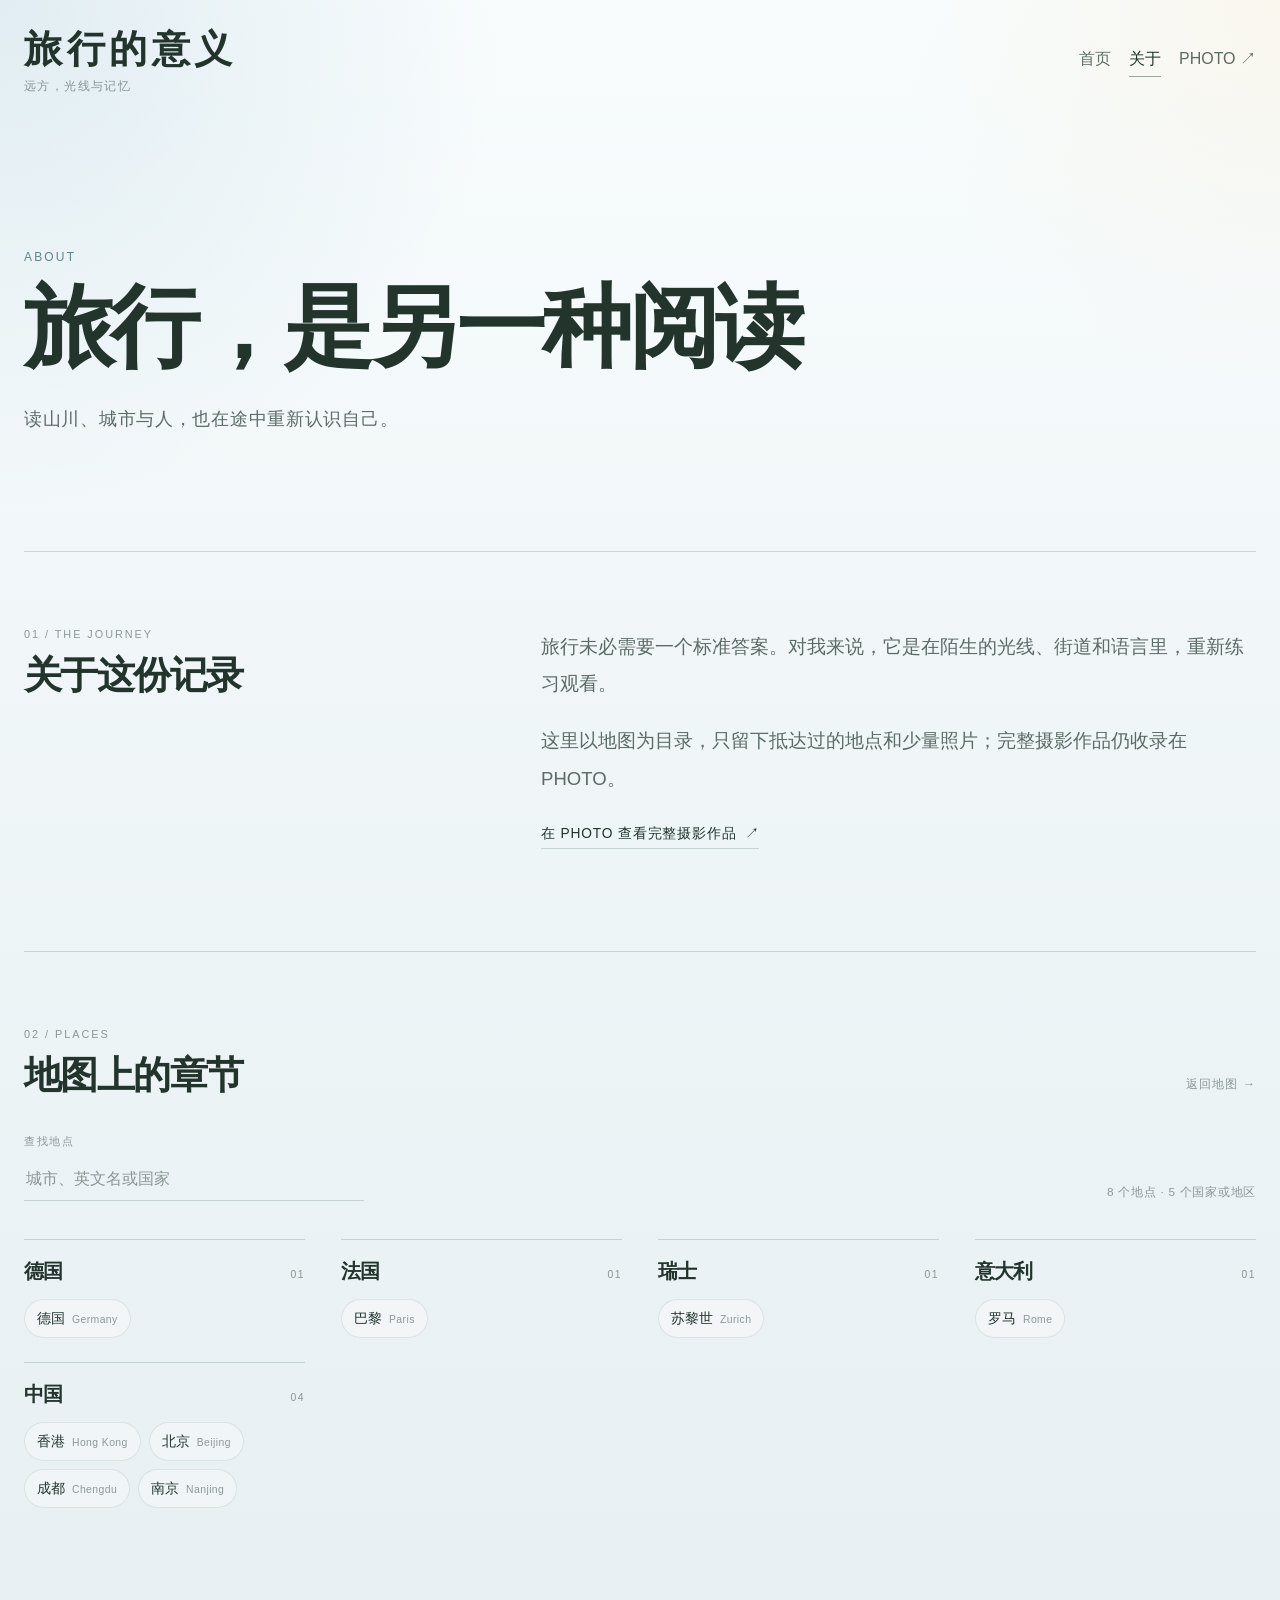
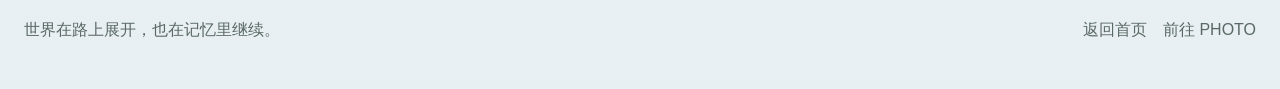
<file: about.html>
<!DOCTYPE html>
<html lang="zh-CN">
  <head>
    <meta charset="UTF-8" />
    <meta name="viewport" content="width=device-width, initial-scale=1.0" />
    <title>关于 | 旅行的意义</title>
    <meta
      name="description"
      content="关于旅行的意义：一份关于远方、光线与记忆的旅行档案。"
    />
    <link rel="stylesheet" href="./assets/css/styles.css?v=20260929l" />
  </head>
  <body data-page="about">
    <div class="site-shell">
      <header class="site-header">
        <a class="brand" href="./index.html" aria-label="旅行的意义首页">
          <span class="brand-mark">旅行的意义</span>
          <span class="brand-note">远方，光线与记忆</span>
        </a>
        <nav class="site-nav" aria-label="主导航">
          <a href="./index.html">首页</a>
          <a href="./about.html" aria-current="page">关于</a>
          <a href="https://photo.leoneo.top/">PHOTO ↗</a>
        </nav>
      </header>

      <main class="about-main">
        <section class="about-hero container">
          <p class="eyebrow">About</p>
          <h1 class="about-title">旅行，是另一种阅读</h1>
          <p class="about-tagline">读山川、城市与人，也在途中重新认识自己。</p>
        </section>

        <section class="about-editorial container">
          <header class="about-section-heading">
            <p class="about-section-index">01 / The Journey</p>
            <h2>关于这份记录</h2>
          </header>
          <div class="about-editorial-copy">
            <div id="about-text" class="about-text"></div>
            <a class="about-photo-link" href="https://photo.leoneo.top/">
              在 PHOTO 查看完整摄影作品 <span aria-hidden="true">↗</span>
            </a>
          </div>
        </section>

        <section class="about-places container">
          <header class="about-places-header">
            <div>
              <p class="about-section-index">02 / Places</p>
              <h2>地图上的章节</h2>
            </div>
            <a href="./index.html">返回地图 <span aria-hidden="true">→</span></a>
          </header>

          <div class="about-place-tools">
            <label class="about-place-search">
              <span>查找地点</span>
              <input
                id="about-place-search"
                type="search"
                placeholder="城市、英文名或国家"
                autocomplete="off"
              />
            </label>
            <p id="about-place-count" class="about-place-count" aria-live="polite"></p>
          </div>
          <div id="about-locations" class="about-location-list"></div>
          <p id="about-place-empty" class="about-place-empty" hidden>没有找到对应的地点。</p>
        </section>
      </main>

      <footer class="site-footer">
        <p class="footer-copy">世界在路上展开，也在记忆里继续。</p>
        <div class="footer-links">
          <a href="./index.html">返回首页</a>
          <a href="https://photo.leoneo.top/">前往 PHOTO</a>
        </div>
      </footer>
    </div>

    <script type="module" src="./assets/js/app.js?v=20260929l"></script>
  </body>
</html>
</file>
<file: assets/css/styles.css>
:root {
  color-scheme: light;
  --bg: #edf4f6;
  --surface: rgba(255, 255, 255, 0.58);
  --surface-strong: rgba(250, 253, 251, 0.8);
  --surface-solid: rgba(248, 252, 249, 0.94);
  --line: rgba(63, 98, 84, 0.12);
  --line-strong: rgba(63, 98, 84, 0.22);
  --text: #22342c;
  --muted: rgba(34, 52, 44, 0.72);
  --soft: rgba(34, 52, 44, 0.48);
  --accent: #8fb7c7;
  --accent-dark: #446979;
  --glow: rgba(255, 220, 154, 0.34);
  --hero-text: #f8fbf7;
  --hero-muted: rgba(248, 251, 247, 0.78);
  --hero-soft: rgba(248, 251, 247, 0.56);
  --modal-body-opacity: 0.84;
  --modal-control-size: 52px;
  --modal-control-inset: 20px;
  --shadow: 0 30px 90px rgba(59, 88, 79, 0.16);
  --radius-xl: 34px;
  --radius-lg: 26px;
  --radius-md: 18px;
  --container: min(1380px, calc(100vw - 48px));
  --stage-shell-offset: clamp(16px, 2vw, 32px);
  --stage-shell-edge: clamp(16px, 2vw, 32px);
  --stage-shell-width: min(1820px, calc(100vw - var(--stage-shell-offset) - var(--stage-shell-edge)));
  --stage-layer-bleed: clamp(12px, 1.4vw, 24px);
  --hero-crumb-width: 144px;
  --hero-crumb-height: 52px;
  --city-pill-width: 126px;
  --city-pill-height: 52px;
  --city-pill-gap: 6px;
  --city-pill-shell-padding: 4px;
  --city-tab-count: 5;
  --city-tab-shell-width: calc(
    (var(--city-tab-count) * var(--city-pill-width)) +
    ((var(--city-tab-count) - 1) * var(--city-pill-gap)) +
    (2 * var(--city-pill-shell-padding))
  );
  --rail-shell-inset: clamp(10px, 1vw, 16px);
  --ease-out: cubic-bezier(0.2, 0.8, 0.2, 1);
}

*,
*::before,
*::after {
  box-sizing: border-box;
}

html {
  scroll-behavior: smooth;
}

body {
  margin: 0;
  min-height: 100vh;
  background:
    radial-gradient(circle at top left, rgba(143, 183, 205, 0.22), transparent 24%),
    radial-gradient(circle at top right, rgba(255, 224, 170, 0.18), transparent 18%),
    linear-gradient(180deg, #f8fcfd 0%, var(--bg) 58%, #e7eff3 100%);
  color: var(--text);
  font-family: "PingFang SC", "Avenir Next", "Helvetica Neue", sans-serif;
}

img {
  display: block;
  max-width: 100%;
}

a {
  color: inherit;
  text-decoration: none;
}

button {
  font: inherit;
  color: inherit;
}

.site-shell {
  position: relative;
}

.container {
  width: var(--container);
  margin: 0 auto;
}

.brand-mark,
.hero-title,
.hero-count,
.overview-card h2,
.rail-bar h2,
.modal-title,
.section-kicker + h2,
.map-preview h3,
.about-title,
.error-main h1,
.about-section-heading h2,
.about-places-header h2,
.about-country-group h3 {
  font-family: "Songti SC", "STSong", "Iowan Old Style", serif;
  letter-spacing: -0.04em;
  font-weight: 600;
}

.brand {
  display: inline-flex;
  flex-direction: column;
  gap: 4px;
}

.brand-mark {
  font-size: clamp(1.7rem, 3vw, 2.4rem);
  letter-spacing: 0.12em;
  text-transform: uppercase;
}

.brand-note {
  color: var(--soft);
  font-size: 0.72rem;
  letter-spacing: 0.12em;
  text-transform: uppercase;
}

.site-header,
.stage-header {
  z-index: 3;
  display: flex;
  align-items: center;
  justify-content: space-between;
  gap: 20px;
  width: var(--container);
  margin: 0 auto;
  padding-top: 24px;
}

.site-header {
  position: relative;
}

.stage-header {
  position: absolute;
  top: 0;
  left: 50%;
  transform: translateX(-50%);
}

.site-nav {
  display: flex;
  align-items: center;
  gap: 18px;
}

.site-nav a {
  color: var(--muted);
  position: relative;
}

.site-nav a[aria-current="page"],
.site-nav a:hover,
.site-nav a:focus-visible {
  color: var(--text);
}

.site-nav a[aria-current="page"]::after,
.site-nav a:hover::after,
.site-nav a:focus-visible::after {
  content: "";
  position: absolute;
  left: 0;
  right: 0;
  bottom: -7px;
  height: 1px;
  background: currentColor;
  opacity: 0.42;
}

.stage-header .brand-mark,
.stage-header .site-nav a[aria-current="page"],
.stage-header .site-nav a:hover,
.stage-header .site-nav a:focus-visible {
  color: var(--hero-text);
}

.stage-header .brand-note,
.stage-header .site-nav a {
  color: var(--hero-muted);
}

.stage {
  position: relative;
  min-height: 100vh;
  overflow: clip;
}

.stage-backdrop {
  position: absolute;
  inset: 0;
}

.stage-image {
  width: 100%;
  height: 100%;
  object-fit: cover;
  transition: opacity 460ms var(--ease-out), transform 760ms var(--ease-out);
  transform: scale(1.04);
  filter: saturate(1.06) contrast(1.01) brightness(1.08);
}

.stage-image.is-swapping {
  opacity: 0.72;
}

.stage-overlay,
.stage-vignette,
.stage-grid {
  position: absolute;
  inset: 0;
}

.stage-overlay {
  background:
    linear-gradient(90deg, rgba(29, 67, 82, 0.64) 0%, rgba(61, 112, 125, 0.42) 28%, rgba(144, 191, 200, 0.12) 62%, rgba(246, 251, 249, 0.04) 100%),
    linear-gradient(180deg, rgba(255, 255, 255, 0.14) 0%, rgba(255, 255, 255, 0.06) 36%, rgba(18, 40, 51, 0.34) 100%);
}

.stage-vignette {
  background: radial-gradient(circle at center, transparent 36%, rgba(12, 30, 40, 0.1) 74%, rgba(12, 30, 40, 0.3) 100%);
}

.stage-grid {
  background-image:
    linear-gradient(rgba(255, 255, 255, 0.03) 1px, transparent 1px),
    linear-gradient(90deg, rgba(255, 255, 255, 0.02) 1px, transparent 1px);
  background-size: 120px 120px;
  mask-image: linear-gradient(180deg, rgba(0, 0, 0, 0.38), transparent 85%);
  opacity: 0.24;
}

.stage-lights span {
  position: absolute;
  left: var(--x);
  top: var(--y);
  width: var(--size);
  height: var(--size);
  border-radius: 50%;
  background: rgba(255, 240, 179, 0.92);
  box-shadow: 0 0 18px rgba(255, 234, 165, 0.52);
  opacity: 0.64;
  animation: drift 5.6s ease-in-out infinite;
  animation-delay: var(--delay);
}

@keyframes drift {
  0%,
  100% {
    transform: translate3d(0, 0, 0) scale(0.88);
    opacity: 0.38;
  }

  50% {
    transform: translate3d(0, -12px, 0) scale(1.05);
    opacity: 0.84;
  }
}

.stage-content {
  position: relative;
  z-index: 2;
  min-height: 100vh;
  display: grid;
  align-content: space-between;
  gap: 32px;
  padding-top: 110px;
  padding-bottom: 26px;
}

.hero-topline {
  display: grid;
  grid-template-columns: max-content max-content;
  gap: 18px;
  align-items: start;
  position: relative;
  justify-content: start;
}

.hero-crumb,
.location-pills {
  border: 1px solid rgba(232, 244, 249, 0.22);
  background:
    linear-gradient(180deg, rgba(226, 241, 247, 0.2), rgba(36, 78, 96, 0.16)),
    rgba(15, 39, 49, 0.08);
  backdrop-filter: blur(22px) saturate(155%);
  box-shadow: 0 24px 52px rgba(16, 39, 49, 0.18);
}

.overview-card,
.activity-rail,
.footprint-frame {
  border: 1px solid var(--line);
  background: linear-gradient(180deg, rgba(255, 255, 255, 0.78), rgba(255, 255, 255, 0.4));
  backdrop-filter: blur(20px);
  box-shadow: var(--shadow);
}

.hero-crumb {
  display: inline-flex;
  align-items: center;
  justify-content: center;
  gap: 8px;
  width: var(--hero-crumb-width);
  min-height: var(--hero-crumb-height);
  padding: 0 14px;
  border-radius: 999px;
  color: rgba(244, 249, 247, 0.92);
  text-shadow: 0 8px 22px rgba(8, 20, 29, 0.2);
  white-space: nowrap;
}

.hero-crumb-icon {
  color: rgba(255, 228, 190, 0.84);
  opacity: 0.82;
}

.location-switcher {
  position: relative;
  min-width: 0;
  width: min(100%, var(--city-tab-shell-width));
  justify-self: start;
}

.mobile-tab-toggle {
  display: none;
  width: 100%;
  padding: 0;
  border: 0;
  background: transparent;
}

.mobile-tab-toggle-eyebrow,
.mobile-tab-current {
  display: block;
}

.mobile-tab-toggle-icon {
  transition: transform 220ms var(--ease-out);
}

.location-switcher.is-open .mobile-tab-toggle-icon {
  transform: rotate(180deg);
}

.location-pills {
  display: inline-flex;
  flex-wrap: nowrap;
  gap: var(--city-pill-gap);
  width: min(100%, var(--city-tab-shell-width));
  max-width: min(100%, var(--city-tab-shell-width));
  min-width: 0;
  padding: var(--city-pill-shell-padding);
  border-radius: 24px;
  justify-self: start;
  justify-content: flex-start;
  overflow-x: auto;
  overflow-y: hidden;
  scrollbar-width: none;
  scroll-snap-type: x proximity;
}

.location-pills::-webkit-scrollbar {
  display: none;
}

.location-pill {
  flex: 0 0 auto;
  width: var(--city-pill-width);
  min-width: var(--city-pill-width);
  max-width: var(--city-pill-width);
  min-height: var(--city-pill-height);
  padding: 7px 10px;
  border: 0;
  border-radius: 20px;
  background: linear-gradient(180deg, rgba(255, 255, 255, 0.04), rgba(255, 255, 255, 0));
  color: rgba(242, 248, 246, 0.74);
  cursor: pointer;
  scroll-snap-align: start;
  transition: background 260ms var(--ease-out), color 260ms var(--ease-out), transform 260ms var(--ease-out), box-shadow 260ms var(--ease-out);
}

.location-pill:hover,
.location-pill:focus-visible {
  color: rgba(255, 255, 255, 0.96);
  background: rgba(255, 255, 255, 0.08);
  transform: translateY(-1px);
}

.location-pill.is-active {
  background: linear-gradient(180deg, rgba(251, 254, 255, 0.82), rgba(220, 235, 240, 0.56));
  color: #17353d;
  box-shadow: 0 14px 28px rgba(17, 42, 52, 0.18);
}

.location-pill-cn,
.location-pill-en {
  display: block;
  text-align: center;
}

.location-pill-cn {
  font-size: 0.9rem;
  font-weight: 700;
  line-height: 1.1;
}

.location-pill-en {
  margin-top: 3px;
  font-size: 0.62rem;
  letter-spacing: 0.1em;
  text-transform: uppercase;
}

.overview-card {
  display: none;
  justify-self: end;
  width: 100%;
  max-width: 208px;
  padding: 18px 16px 20px;
  border-radius: 20px;
  text-align: center;
  background: linear-gradient(180deg, rgba(249, 253, 253, 0.64), rgba(226, 238, 242, 0.34));
  backdrop-filter: blur(20px) saturate(180%);
}

.eyebrow,
.overview-label,
.rail-kicker,
.section-kicker {
  margin: 0;
  color: rgba(63, 108, 113, 0.82);
  font-size: 0.75rem;
  letter-spacing: 0.18em;
  text-transform: uppercase;
}

.hero-deck,
.hero-count-label {
  margin: 0;
  color: var(--hero-muted);
  font-size: 0.75rem;
  letter-spacing: 0.18em;
  text-transform: uppercase;
}

.overview-card h2 {
  margin: 10px 0 4px;
  font-size: clamp(2rem, 4vw, 3rem);
}

.overview-en {
  margin: 0;
  color: var(--muted);
  letter-spacing: 0.16em;
  text-transform: uppercase;
  font-size: 0.8rem;
}

.overview-meta {
  display: grid;
  gap: 8px;
  margin-top: 24px;
  color: rgba(255, 255, 255, 0.88);
  font-size: 0.96rem;
}

.hero-copy {
  max-width: 660px;
  margin-top: clamp(40px, 10vh, 120px);
  color: var(--hero-text);
}

.concept-note {
  display: grid;
  gap: 5px;
  max-width: 34rem;
  margin-bottom: 22px;
  padding-left: 14px;
  border-left: 1px solid rgba(255, 255, 255, 0.5);
  color: var(--hero-muted);
}

.concept-note p {
  margin: 0;
  line-height: 1.6;
}

.concept-note-label {
  font-size: 0.68rem;
  letter-spacing: 0.18em;
  text-transform: uppercase;
}

.concept-note-dark {
  margin: 24px 0 0;
  border-left-color: var(--line-strong);
  color: var(--muted);
}

.hero-title {
  margin: 10px 0 0;
  font-size: clamp(4.2rem, 10vw, 7.8rem);
  line-height: 0.9;
  color: var(--hero-text);
}

.hero-metric {
  display: flex;
  align-items: flex-end;
  gap: 20px;
  margin-top: 12px;
}

.hero-count {
  margin: 0;
  font-size: clamp(7rem, 16vw, 11rem);
  line-height: 0.84;
  color: var(--hero-text);
}

.hero-metric-copy {
  padding-bottom: 16px;
}

.hero-count-label {
  color: var(--hero-muted);
}

.hero-cn-name {
  margin: 10px 0 0;
  font-size: 1.6rem;
  color: var(--hero-text);
}

.hero-summary,
.section-copy,
.about-tagline,
.footer-copy,
.modal-description,
.error-copy {
  color: var(--muted);
  line-height: 1.8;
}

.hero-summary {
  margin: 18px 0 0;
  max-width: 36rem;
  font-size: 1rem;
  color: var(--hero-muted);
}

.chip-row {
  display: flex;
  flex-wrap: wrap;
  gap: 10px;
  margin-top: 22px;
}

.chip {
  display: inline-flex;
  align-items: center;
  min-height: 34px;
  padding: 0 14px;
  border-radius: 999px;
  border: 1px solid rgba(255, 255, 255, 0.18);
  background: rgba(255, 255, 255, 0.08);
  color: rgba(255, 255, 255, 0.9);
  font-size: 0.9rem;
}

.hero-actions {
  display: flex;
  flex-wrap: wrap;
  gap: 10px;
  margin-top: 24px;
}

.hero-link {
  display: inline-flex;
  align-items: center;
  min-height: 42px;
  padding: 0 16px;
  border: 1px solid rgba(255, 255, 255, 0.22);
  border-radius: 999px;
  background: rgba(255, 255, 255, 0.12);
  color: var(--hero-text);
  backdrop-filter: blur(12px);
  transition: background 220ms var(--ease-out), border-color 220ms var(--ease-out);
}

.hero-link:hover,
.hero-link:focus-visible {
  border-color: rgba(255, 255, 255, 0.5);
  background: rgba(255, 255, 255, 0.2);
}

.activity-rail {
  width: calc(100% - (2 * var(--rail-shell-inset)));
  margin-inline: var(--rail-shell-inset);
  padding: 18px 18px 14px;
  border-radius: 22px;
  background: rgba(255, 255, 255, 0.48);
  backdrop-filter: blur(12px);
  overflow: hidden;
}

.rail-bar {
  display: flex;
  align-items: center;
  justify-content: space-between;
  gap: 22px;
  margin-bottom: 18px;
}

.rail-bar h2 {
  margin: 8px 0 0;
  font-size: clamp(1.8rem, 3vw, 2.8rem);
}

.rail-tools {
  display: flex;
  gap: 10px;
  align-items: center;
}

.rail-hint {
  color: var(--muted);
  font-size: 0.84rem;
}

.gallery-viewport {
  overflow: hidden;
  cursor: grab;
  scrollbar-width: none;
  user-select: none;
}

.gallery-viewport.is-static {
  overflow-x: auto;
  overflow-y: hidden;
  scroll-snap-type: x mandatory;
  scroll-padding-inline: 2px;
  -webkit-overflow-scrolling: touch;
}

.gallery-viewport.is-dragging {
  cursor: grabbing;
}

.gallery-viewport.is-dragging .photo-card {
  pointer-events: none;
}

.gallery-viewport::-webkit-scrollbar {
  display: none;
}

.gallery-track {
  display: flex;
  width: max-content;
  align-items: stretch;
  will-change: transform;
}

.gallery-track.is-static {
  width: auto;
  min-width: max-content;
}

.rail-set {
  display: flex;
  flex: 0 0 auto;
  gap: 16px;
  padding-inline-end: 10px;
}

.photo-card {
  position: relative;
  flex: 0 0 clamp(260px, 25vw, 360px);
  width: clamp(260px, 25vw, 360px);
  height: 220px;
  padding: 0;
  border: 0;
  border-radius: 12px;
  overflow: hidden;
  background: rgba(255, 255, 255, 0.22);
  box-shadow: 0 18px 44px rgba(46, 74, 66, 0.16);
  cursor: pointer;
  transition: transform 320ms var(--ease-out), box-shadow 320ms var(--ease-out);
}

.photo-card::after {
  content: "";
  position: absolute;
  inset: 38% 0 0;
  background: linear-gradient(180deg, transparent, rgba(8, 18, 22, 0.78));
  pointer-events: none;
}

.gallery-viewport.is-static .photo-card {
  scroll-snap-align: start;
  scroll-snap-stop: always;
  border-radius: 18px;
}

.photo-card:hover,
.photo-card:focus-visible {
  transform: scale(1.03);
  box-shadow: 0 24px 54px rgba(46, 74, 66, 0.22);
}

.photo-card-image {
  width: 100%;
  height: 100%;
  object-fit: cover;
  transition: transform 680ms var(--ease-out), filter 280ms var(--ease-out);
}

.photo-card:hover .photo-card-image,
.photo-card:focus-visible .photo-card-image {
  transform: scale(1.04);
  filter: saturate(1.06);
}

.photo-card-copy {
  position: absolute;
  z-index: 1;
  right: 16px;
  bottom: 14px;
  left: 16px;
  display: grid;
  gap: 3px;
  color: #fff;
  text-align: left;
  text-shadow: 0 4px 14px rgba(0, 0, 0, 0.32);
}

.photo-card-copy strong {
  font-size: 1rem;
  font-weight: 600;
}

.photo-card-subtitle,
.photo-card-meta {
  color: rgba(255, 255, 255, 0.76);
}

.photo-card-subtitle {
  letter-spacing: 0.08em;
  text-transform: uppercase;
  font-size: 0.76rem;
}

.photo-card-meta {
  margin-top: 2px;
  font-size: 0.76rem;
}

.footprint {
  display: grid;
  grid-template-columns: minmax(0, 0.8fr) minmax(0, 1.2fr);
  gap: 26px;
  align-items: stretch;
  padding-top: 54px;
}

.footprint-copy {
  display: flex;
  flex-direction: column;
}

.section-kicker + h2 {
  margin: 12px 0 18px;
  font-size: clamp(2.2rem, 4vw, 3.6rem);
  line-height: 1;
}

.map-preview {
  margin-top: 26px;
  overflow: hidden;
  border: 1px solid var(--line);
  border-radius: var(--radius-lg);
  background: rgba(255, 255, 255, 0.68);
  box-shadow: var(--shadow);
}

.map-preview-media {
  aspect-ratio: 16 / 9;
  overflow: hidden;
  background: rgba(143, 183, 199, 0.12);
}

.map-preview-media img {
  width: 100%;
  height: 100%;
  object-fit: cover;
  transition: opacity 240ms var(--ease-out);
}

.map-preview-content {
  padding: 22px 24px 24px;
}

.map-preview-kicker,
.map-preview-meta {
  margin: 0;
  color: var(--soft);
  font-size: 0.72rem;
  letter-spacing: 0.12em;
  text-transform: uppercase;
}

.map-preview h3 {
  margin: 8px 0 10px;
  font-size: clamp(1.8rem, 3vw, 2.6rem);
  line-height: 1;
}

.map-preview-summary {
  margin: 16px 0 0;
  color: var(--muted);
  line-height: 1.75;
}

.map-preview-link {
  min-height: 42px;
  margin-top: 20px;
  padding: 0 16px;
  border: 1px solid var(--line-strong);
  border-radius: 999px;
  background: rgba(255, 255, 255, 0.72);
  color: var(--text);
  cursor: pointer;
  transition: background 220ms var(--ease-out), border-color 220ms var(--ease-out);
}

.map-preview-link:hover,
.map-preview-link:focus-visible {
  border-color: rgba(68, 105, 121, 0.46);
  background: #fff;
}

.footprint-frame {
  position: relative;
  min-height: 520px;
  padding: 24px;
  border-radius: var(--radius-xl);
  overflow: hidden;
  background: linear-gradient(180deg, rgba(246, 250, 252, 0.88), rgba(226, 235, 239, 0.72));
}

.map-backdrop {
  position: absolute;
  inset: 0;
  background:
    radial-gradient(circle at 20% 18%, rgba(145, 184, 206, 0.2), transparent 34%),
    radial-gradient(circle at 78% 72%, rgba(255, 221, 188, 0.18), transparent 40%),
    linear-gradient(180deg, rgba(242, 248, 251, 0.76), rgba(223, 232, 237, 0.56));
}

.map-contours {
  width: 100%;
  height: 100%;
  fill: none;
  stroke: rgba(68, 96, 110, 0.16);
  stroke-width: 2.8;
}

.map-points {
  position: relative;
  width: 100%;
  height: 472px;
}

.map-point {
  position: absolute;
  display: inline-flex;
  align-items: center;
  gap: 10px;
  padding: 10px 14px 10px 10px;
  border-radius: 999px;
  border: 1px solid rgba(114, 147, 166, 0.16);
  background: rgba(249, 252, 253, 0.74);
  color: rgba(34, 52, 44, 0.72);
  transform: translate(-50%, -50%);
  backdrop-filter: blur(16px);
  cursor: pointer;
  transition: transform 240ms var(--ease-out), background 240ms var(--ease-out), color 240ms var(--ease-out), border-color 240ms var(--ease-out);
}

.map-point:hover,
.map-point:focus-visible,
.map-point.is-active {
  background: rgba(255, 255, 255, 0.9);
  color: rgba(34, 52, 44, 0.96);
  border-color: rgba(145, 184, 206, 0.46);
  transform: translate(-50%, -55%);
}

.map-dot {
  width: 10px;
  height: 10px;
  border-radius: 50%;
  background: var(--accent);
  box-shadow: 0 0 0 6px rgba(143, 183, 205, 0.18);
}

.map-text {
  display: grid;
  gap: 1px;
  text-align: left;
}

.map-text strong {
  font-size: 0.94rem;
}

.map-text small {
  color: rgba(34, 52, 44, 0.52);
  font-size: 0.72rem;
  letter-spacing: 0.08em;
  text-transform: uppercase;
}

.site-footer {
  display: flex;
  align-items: center;
  justify-content: space-between;
  gap: 20px;
  width: var(--container);
  margin: 0 auto;
  padding-top: 44px;
  padding-bottom: 28px;
}

.footer-links,
.social-links {
  display: flex;
  flex-wrap: wrap;
  gap: 16px;
}

.footer-links a,
.social-links a {
  color: var(--muted);
}

.footer-links a:hover,
.footer-links a:focus-visible,
.social-links a:hover,
.social-links a:focus-visible {
  color: var(--text);
}

.photo-modal {
  position: fixed;
  inset: 0;
  z-index: 100;
  display: grid;
  place-items: center;
  padding: 28px;
}

.photo-modal[hidden] {
  display: none;
}

.modal-backdrop {
  position: absolute;
  inset: 0;
  background: rgba(10, 18, 22, 0.48);
  backdrop-filter: blur(10px) saturate(110%);
}

.modal-card {
  position: relative;
  z-index: 1;
  display: grid;
  grid-template-rows: minmax(0, 1fr) auto;
  width: min(980px, 92vw);
  max-height: 92vh;
  overflow: hidden;
  border-radius: 30px;
  border: 1px solid rgba(255, 255, 255, 0.2);
  background: rgba(9, 16, 20, 0.18);
  color: #ffffff;
  backdrop-filter: blur(16px);
  box-shadow: 0 42px 110px rgba(6, 15, 18, 0.38);
}

.modal-media-wrap {
  position: relative;
  min-height: 420px;
  height: min(62vh, 620px);
  overflow: hidden;
}

.modal-cover-copy {
  position: absolute;
  inset: auto 0 0;
  z-index: 1;
  display: grid;
  gap: 6px;
  padding: 0 28px 22px;
  background: linear-gradient(180deg, rgba(4, 8, 10, 0) 8%, rgba(4, 8, 10, 0.18) 48%, rgba(4, 8, 10, 0.72) 100%);
}

.modal-close,
.modal-nav {
  border: 1px solid rgba(255, 255, 255, 0.16);
  background: rgba(14, 22, 27, 0.42);
  color: rgba(255, 255, 255, 0.94);
  backdrop-filter: blur(10px);
  box-shadow: 0 18px 36px rgba(0, 0, 0, 0.18);
}

.modal-close {
  position: absolute;
  top: var(--modal-control-inset);
  right: var(--modal-control-inset);
  z-index: 2;
  width: var(--modal-control-size);
  height: var(--modal-control-size);
  border-radius: 999px;
  font-size: 1.6rem;
  cursor: pointer;
}

.modal-figure {
  margin: 0;
  height: 100%;
  background: rgba(255, 255, 255, 0.04);
}

.modal-image {
  width: 100%;
  height: 100%;
  object-fit: cover;
}

.modal-nav {
  position: absolute;
  top: 50%;
  width: var(--modal-control-size);
  height: var(--modal-control-size);
  border-radius: 999px;
  font-size: 1.9rem;
  cursor: pointer;
  transform: translateY(-50%);
}

.modal-nav-prev {
  left: var(--modal-control-inset);
}

.modal-nav-next {
  right: var(--modal-control-inset);
}

.modal-body {
  padding: 24px 28px 28px;
  background: rgba(8, 13, 16, var(--modal-body-opacity));
  backdrop-filter: blur(18px);
  border-top: 1px solid rgba(255, 255, 255, 0.08);
}

.modal-body-head {
  display: grid;
  gap: 10px;
  margin-bottom: 16px;
}

.modal-location {
  margin: 0;
  color: rgba(226, 235, 231, 0.68);
  font-size: 0.75rem;
  letter-spacing: 0.16em;
  text-transform: uppercase;
}

.modal-body-title {
  margin: 0;
  font-size: 1.12rem;
  font-weight: 700;
  color: rgba(248, 251, 247, 0.96);
}

.modal-title {
  margin: 0;
  max-width: calc(100% - (var(--modal-control-size) + var(--modal-control-inset) * 2));
  overflow: hidden;
  color: #ffffff;
  font-size: clamp(1.7rem, 2.8vw, 2.5rem);
  line-height: 1.04;
  white-space: nowrap;
  text-overflow: ellipsis;
  text-shadow: 0 10px 28px rgba(0, 0, 0, 0.36);
}

.modal-subtitle {
  margin: 0;
  max-width: calc(100% - (var(--modal-control-size) + var(--modal-control-inset) * 2));
  overflow: hidden;
  color: rgba(239, 246, 242, 0.78);
  letter-spacing: 0.16em;
  font-size: 0.8rem;
  text-overflow: ellipsis;
  white-space: nowrap;
}

.modal-description {
  margin: 0;
  max-width: 52rem;
  color: rgba(227, 235, 231, 0.8);
  font-size: 0.98rem;
  line-height: 1.7;
}

.modal-tags {
  margin-top: 0;
}

.modal-body-foot {
  display: grid;
  gap: 16px;
  margin-top: 16px;
}

.modal-date {
  margin: 0;
  justify-self: end;
  min-height: 34px;
  padding: 8px 14px;
  border-radius: 999px;
  border: 1px solid rgba(255, 255, 255, 0.1);
  background: rgba(255, 255, 255, 0.06);
  color: rgba(223, 231, 228, 0.72);
  font-size: 0.78rem;
  letter-spacing: 0.14em;
  text-transform: uppercase;
}

.chip-light {
  border-color: rgba(255, 255, 255, 0.12);
  background: rgba(255, 255, 255, 0.08);
  color: rgba(241, 246, 243, 0.84);
  min-height: 30px;
  font-size: 13px;
}

.modal-open {
  overflow: hidden;
}

.photo-modal:not([hidden]) .modal-backdrop {
  animation: modal-fade-in 250ms cubic-bezier(0.4, 0, 0.2, 1);
}

.photo-modal:not([hidden]) .modal-card {
  animation: modal-card-in 300ms cubic-bezier(0.4, 0, 0.2, 1);
}

@keyframes modal-fade-in {
  from {
    opacity: 0;
  }

  to {
    opacity: 1;
  }
}

@keyframes modal-card-in {
  from {
    opacity: 0;
    transform: translateY(20px);
  }

  to {
    opacity: 1;
    transform: translateY(0);
  }
}

.about-main {
  padding: 28px 0 48px;
}

.about-hero {
  padding-top: clamp(72px, 10vw, 140px);
  padding-bottom: clamp(68px, 9vw, 120px);
}

.about-title {
  max-width: 10em;
  margin: 18px 0 0;
  font-size: clamp(3.4rem, 7vw, 6.8rem);
  line-height: 1.02;
}

.about-tagline {
  max-width: 34rem;
  margin: 30px 0 0;
  font-size: clamp(1rem, 1.4vw, 1.18rem);
  letter-spacing: 0.04em;
}

.about-editorial {
  display: grid;
  grid-template-columns: minmax(220px, 0.58fr) minmax(0, 1fr);
  gap: clamp(48px, 8vw, 132px);
  padding-top: clamp(42px, 6vw, 76px);
  padding-bottom: clamp(58px, 8vw, 108px);
  border-top: 1px solid var(--line-strong);
}

.about-section-index {
  margin: 0 0 14px;
  color: var(--soft);
  font-size: 0.68rem;
  letter-spacing: 0.18em;
  text-transform: uppercase;
}

.about-section-heading h2,
.about-places-header h2 {
  margin: 0;
  font-size: clamp(1.8rem, 3vw, 2.7rem);
  line-height: 1.12;
}

.about-editorial-copy {
  max-width: 720px;
}

.about-text p {
  margin: 0;
  color: var(--muted);
  font-size: clamp(1.02rem, 1.45vw, 1.18rem);
  line-height: 2;
}

.about-text p + p {
  margin-top: 1.1em;
}

.about-photo-link {
  display: inline-flex;
  gap: 8px;
  margin-top: 28px;
  padding-bottom: 5px;
  border-bottom: 1px solid var(--line-strong);
  color: var(--text);
  font-size: 0.86rem;
  letter-spacing: 0.06em;
}

.about-photo-link:hover,
.about-photo-link:focus-visible {
  color: var(--accent-dark);
  border-color: var(--accent-dark);
}

.about-places {
  padding-top: clamp(42px, 6vw, 76px);
  border-top: 1px solid var(--line-strong);
}

.about-places-header {
  display: flex;
  align-items: flex-end;
  justify-content: space-between;
  gap: 24px;
}

.about-places-header > a {
  padding-bottom: 4px;
  color: var(--soft);
  font-size: 0.78rem;
  letter-spacing: 0.08em;
}

.about-places-header > a:hover,
.about-places-header > a:focus-visible {
  color: var(--text);
}

.about-place-tools {
  display: flex;
  align-items: flex-end;
  justify-content: space-between;
  gap: 24px;
  margin-top: 38px;
}

.about-place-search {
  display: grid;
  gap: 8px;
  width: min(100%, 340px);
}

.about-place-search > span {
  color: var(--soft);
  font-size: 0.68rem;
  letter-spacing: 0.14em;
  text-transform: uppercase;
}

.about-place-search input {
  width: 100%;
  min-height: 44px;
  padding: 0 2px;
  border: 0;
  border-bottom: 1px solid var(--line-strong);
  outline: 0;
  background: transparent;
  color: var(--text);
  font: inherit;
}

.about-place-search input::placeholder {
  color: var(--soft);
}

.about-place-search input:focus {
  border-color: var(--accent-dark);
}

.about-place-count,
.about-place-empty {
  margin: 0;
  color: var(--soft);
  font-size: 0.74rem;
  letter-spacing: 0.06em;
}

.about-location-list {
  display: grid;
  grid-template-columns: repeat(auto-fit, minmax(220px, 1fr));
  gap: 24px 36px;
  margin-top: 38px;
}

.about-country-group {
  padding-top: 18px;
  border-top: 1px solid var(--line-strong);
}

.about-country-group > header {
  display: flex;
  align-items: baseline;
  justify-content: space-between;
  gap: 16px;
}

.about-country-group h3 {
  margin: 0;
  font-size: 1.22rem;
}

.about-country-group > header span {
  color: var(--soft);
  font-size: 0.65rem;
  letter-spacing: 0.14em;
}

.about-city-links {
  display: flex;
  flex-wrap: wrap;
  gap: 8px;
  margin-top: 14px;
}

.about-city-link {
  display: inline-flex;
  align-items: baseline;
  gap: 7px;
  min-height: 38px;
  padding: 9px 12px;
  border: 1px solid var(--line);
  border-radius: 999px;
  background: rgba(255, 255, 255, 0.32);
  transition:
    border-color 180ms ease,
    background-color 180ms ease,
    transform 180ms ease;
}

.about-city-link strong {
  font-size: 0.88rem;
  font-weight: 500;
}

.about-city-link small {
  color: var(--soft);
  font-size: 0.65rem;
  letter-spacing: 0.04em;
}

.about-city-link:hover,
.about-city-link:focus-visible {
  border-color: var(--line-strong);
  background: rgba(255, 255, 255, 0.68);
  transform: translateY(-1px);
}

.about-place-empty {
  padding: 32px 0;
}

.error-page .site-header {
  padding-top: 24px;
}

.error-main {
  min-height: calc(100vh - 180px);
  display: grid;
  align-content: center;
  gap: 18px;
}

.error-main h1 {
  margin: 0;
  font-size: clamp(3.4rem, 9vw, 6.6rem);
  line-height: 0.92;
}

.error-actions {
  display: flex;
  flex-wrap: wrap;
  gap: 14px;
}

.button-link {
  display: inline-flex;
  align-items: center;
  justify-content: center;
  min-height: 48px;
  padding: 0 18px;
  border-radius: 999px;
  border: 1px solid rgba(63, 98, 84, 0.14);
  background: rgba(255, 255, 255, 0.8);
  color: rgba(34, 52, 44, 0.92);
  box-shadow: 0 18px 36px rgba(59, 88, 79, 0.1);
}

.button-link-secondary {
  color: var(--muted);
  background: rgba(255, 255, 255, 0.52);
}

@media (min-width: 1181px) {
  .stage-header,
  .stage-content {
    width: var(--stage-shell-width);
    max-width: none;
    margin-left: var(--stage-shell-offset);
    margin-right: auto;
  }

  .stage-header {
    left: 0;
    transform: none;
  }

  .hero-topline {
    grid-template-columns: max-content max-content;
    gap: 16px;
    margin-left: calc(-1 * var(--stage-layer-bleed));
    width: calc(100% + var(--stage-layer-bleed) - var(--rail-shell-inset));
  }

  .activity-rail {
    margin-left: calc(-1 * var(--stage-layer-bleed));
    width: calc(100% + var(--stage-layer-bleed) - (2 * var(--rail-shell-inset)));
  }
}

@media (min-width: 1440px) {
  .hero-copy {
    max-width: min(680px, 44vw);
  }

  .overview-card {
    max-width: 220px;
  }

  .photo-card {
    flex-basis: clamp(280px, 21vw, 360px);
    width: clamp(280px, 21vw, 360px);
  }

  .rail-set {
    gap: 18px;
  }
}

@media (min-width: 1800px) {
  :root {
    --stage-shell-offset: clamp(18px, 1.6vw, 28px);
    --stage-shell-edge: clamp(18px, 1.8vw, 30px);
    --stage-layer-bleed: clamp(16px, 1.6vw, 28px);
  }
}

@media (max-width: 1180px) {
  .hero-topline,
  .footprint,
  .site-footer {
    grid-template-columns: 1fr;
  }

  .hero-topline {
    justify-items: start;
  }

  .location-pills {
    justify-self: start;
    justify-content: flex-start;
  }

  .overview-card {
    display: none;
  }

  .site-footer {
    display: grid;
  }
}

@media (max-width: 900px) {
  :root {
    --container: min(calc(100vw - 28px), 760px);
    --hero-crumb-width: 136px;
    --hero-crumb-height: 48px;
    --city-pill-width: 118px;
    --city-pill-height: 48px;
    --rail-shell-inset: 6px;
  }

  .stage-content {
    padding-top: 94px;
    gap: 26px;
  }

  .site-header,
  .stage-header {
    padding-top: 18px;
  }

  .brand-note {
    display: none;
  }

  .about-editorial {
    grid-template-columns: 1fr;
    gap: 32px;
  }

  .about-editorial-copy {
    max-width: 680px;
  }

  .hero-title {
    font-size: clamp(3.5rem, 13vw, 5.4rem);
  }

  .hero-count {
    font-size: clamp(5rem, 22vw, 7.6rem);
  }

  .hero-metric {
    flex-wrap: wrap;
    gap: 12px;
  }

  .location-pills {
    position: absolute;
    top: calc(100% + 10px);
    left: 0;
    right: 0;
    z-index: 12;
    display: none;
    flex-direction: column;
    gap: 8px;
    width: 100%;
    max-height: min(60vh, 340px);
    padding: 8px;
    border-radius: 22px;
    overflow-x: hidden;
    overflow-y: auto;
    scrollbar-width: none;
    scroll-snap-type: none;
    background:
      linear-gradient(180deg, rgba(226, 241, 247, 0.28), rgba(36, 78, 96, 0.2)),
      rgba(15, 39, 49, 0.2);
    backdrop-filter: blur(24px) saturate(165%);
  }

  .location-pills::-webkit-scrollbar {
    display: none;
  }

  .location-switcher.is-open .location-pills {
    display: flex;
  }

  .mobile-tab-toggle {
    display: grid;
    width: 100%;
    grid-template-columns: minmax(0, 1fr) auto;
    grid-template-rows: auto auto;
    column-gap: 12px;
    row-gap: 3px;
    align-items: center;
    padding: 14px 16px;
    border-radius: 22px;
    border: 1px solid rgba(232, 244, 249, 0.22);
    background:
      linear-gradient(180deg, rgba(226, 241, 247, 0.2), rgba(36, 78, 96, 0.16)),
      rgba(15, 39, 49, 0.08);
    color: var(--hero-text);
    backdrop-filter: blur(22px) saturate(155%);
    box-shadow: 0 24px 52px rgba(16, 39, 49, 0.18);
    text-align: left;
  }

  .mobile-tab-toggle-eyebrow {
    color: var(--hero-soft);
    font-size: 0.7rem;
    letter-spacing: 0.16em;
    text-transform: uppercase;
  }

  .mobile-tab-current {
    font-size: 1rem;
    font-weight: 700;
    line-height: 1.2;
  }

  .mobile-tab-toggle-icon {
    grid-column: 2;
    grid-row: 1 / span 2;
    font-size: 1rem;
    justify-self: end;
  }

  .location-pill {
    min-width: 0;
    max-width: none;
    width: 100%;
    min-height: 0;
    padding: 12px 14px;
    border-radius: 18px;
  }

  .location-pill-cn,
  .location-pill-en {
    text-align: left;
  }

  .rail-bar {
    display: grid;
    gap: 14px;
  }

  .rail-tools {
    display: flex;
    flex-wrap: wrap;
    gap: 8px 10px;
  }

  .rail-hint {
    width: 100%;
    font-size: 0.8rem;
  }

  .rail-set {
    gap: 14px;
    padding-inline-end: 18px;
  }

  .photo-card {
    flex-basis: min(82vw, 380px);
    width: min(82vw, 380px);
    height: clamp(190px, 48vw, 240px);
  }

  .map-points {
    height: 320px;
  }

  .footprint-frame {
    min-height: 368px;
  }

  .modal-card {
    width: calc(100vw - 20px);
    border-radius: 24px;
  }

  .modal-media-wrap {
    min-height: 320px;
    height: min(52vh, 420px);
  }

  .modal-image {
    height: 100%;
  }

  .modal-body {
    padding: 20px 20px 24px;
  }
}

@media (min-width: 901px) {
  .rail-tools {
    display: none;
  }
}

@media (max-width: 520px) {
  :root {
    --container: calc(100vw - 20px);
    --hero-crumb-width: 128px;
    --hero-crumb-height: 46px;
    --rail-shell-inset: 4px;
  }

  .stage-content {
    gap: 22px;
  }

  .about-main {
    padding-bottom: 24px;
  }

  .about-hero {
    padding-top: 64px;
    padding-bottom: 62px;
  }

  .about-title {
    font-size: clamp(2.8rem, 14vw, 4rem);
  }

  .about-tagline {
    margin-top: 22px;
  }

  .about-places-header {
    align-items: flex-start;
  }

  .about-place-tools {
    flex-direction: column;
    align-items: stretch;
    gap: 14px;
  }

  .about-place-search {
    width: 100%;
  }

  .about-location-list {
    margin-top: 30px;
  }

  .hero-topline {
    gap: 12px;
  }

  .location-pills {
    border-radius: 20px;
  }

  .location-pill {
    padding-inline: 12px;
  }

  .hero-copy {
    margin-top: 10px;
  }

  .hero-summary {
    max-width: none;
  }

  .activity-rail {
    padding: 16px 14px 12px;
    border-radius: 18px;
  }

  .rail-set {
    gap: 10px;
  }

  .photo-card {
    flex-basis: 84vw;
    width: 84vw;
    height: 180px;
  }
}

@media (max-width: 420px) {
  :root {
    --container: calc(100vw - 16px);
    --hero-crumb-width: 124px;
    --hero-crumb-height: 44px;
  }

  .stage-content {
    padding-top: 88px;
    padding-bottom: 18px;
    gap: 18px;
  }

  .hero-crumb {
    padding: 0 12px;
  }

  .location-pill {
    min-width: 0;
    max-width: none;
    padding-inline: 9px;
  }

  .mobile-tab-toggle {
    padding: 13px 14px;
    border-radius: 20px;
  }

  .mobile-tab-current {
    font-size: 0.94rem;
  }

  .hero-title {
    font-size: clamp(3rem, 16vw, 4.4rem);
  }

  .hero-count {
    font-size: clamp(4.2rem, 22vw, 6.3rem);
  }

  .activity-rail {
    padding: 14px 12px 12px;
  }

  .photo-card {
    flex-basis: 86vw;
    width: 86vw;
    height: 168px;
  }
}

@media (max-width: 640px) {
  :root {
    --modal-control-size: 40px;
    --modal-control-inset: 14px;
  }

  .stage {
    min-height: auto;
  }

  .stage-content {
    min-height: 100vh;
    padding-bottom: 18px;
  }

  .site-nav {
    gap: 10px;
    font-size: 0.88rem;
  }

  .hero-crumb {
    padding: 12px 14px;
    font-size: 0.92rem;
  }

  .overview-card {
    max-width: none;
    width: 100%;
  }

  .hero-summary,
  .section-copy,
  .about-tagline {
    font-size: 0.96rem;
  }

  .rail-tools {
    flex-wrap: wrap;
  }

  .map-text small {
    display: none;
  }

  .modal-nav {
    font-size: 1.55rem;
  }

  .modal-close {
    font-size: 1.3rem;
  }

  .modal-cover-copy {
    padding: 0 18px 18px;
  }

  .modal-title {
    font-size: 1.45rem;
  }
}

@media (prefers-reduced-motion: reduce) {
  html {
    scroll-behavior: auto;
  }

  .stage-image,
  .location-pill,
  .photo-card,
  .photo-card-image,
  .map-point,
  .stage-lights span {
    transition: none;
    animation: none;
  }
}

/* Map-first home */

.atlas-page {
  --atlas-ink: #26373c;
  --atlas-muted: rgba(38, 55, 60, 0.66);
  --atlas-soft: rgba(38, 55, 60, 0.48);
  --atlas-accent: #587d84;
  --atlas-line: rgba(55, 80, 84, 0.14);
  --page-ink: #eef2ef;
  --page-muted: rgba(226, 234, 231, 0.68);
  --page-soft: rgba(226, 234, 231, 0.46);
  min-height: 100vh;
  background:
    radial-gradient(circle at 14% 4%, rgba(92, 127, 134, 0.22), transparent 30%),
    radial-gradient(circle at 88% 34%, rgba(134, 97, 75, 0.11), transparent 28%),
    #1b2427;
  color: var(--page-ink);
}

.atlas-shell {
  min-height: 100vh;
}

.atlas-header {
  position: relative;
  z-index: 20;
  display: flex;
  align-items: center;
  justify-content: space-between;
  gap: 24px;
  width: min(1520px, calc(100vw - 64px));
  margin: 0 auto;
  padding-top: 26px;
}

.atlas-header .brand-mark,
.atlas-header .site-nav a[aria-current="page"],
.atlas-header .site-nav a:hover,
.atlas-header .site-nav a:focus-visible {
  color: var(--page-ink);
}

.atlas-header .brand-note,
.atlas-header .site-nav a {
  color: var(--page-muted);
}

.atlas-main {
  width: min(1520px, calc(100vw - 64px));
  margin: 0 auto;
}

.atlas-map-section {
  display: grid;
  gap: 22px;
  padding: clamp(34px, 5vh, 58px) 0 12px;
}

.atlas-intro {
  display: grid;
  grid-template-columns: minmax(0, 1fr) minmax(260px, 0.42fr);
  gap: 44px;
  align-items: end;
}

.atlas-eyebrow,
.map-toolbar-label,
.map-card-region,
.journey-wall-region {
  margin: 0;
  color: var(--atlas-accent);
  font-size: 0.7rem;
  letter-spacing: 0.2em;
  text-transform: uppercase;
}

.atlas-eyebrow {
  display: flex;
  gap: 10px;
  align-items: center;
  color: rgba(219, 230, 227, 0.72);
}

.atlas-eyebrow::before {
  width: 34px;
  height: 3px;
  border-radius: 999px;
  background: linear-gradient(90deg, #6f8394, #9f7378 35%, #718978 62%, #a4775d);
  content: "";
}

.atlas-intro h1,
.map-hover-card h2,
.journey-wall-header h2 {
  font-family: "Songti SC", "STSong", "Iowan Old Style", serif;
  font-weight: 600;
}

.atlas-intro h1 {
  max-width: 760px;
  margin: 10px 0 0;
  font-size: clamp(2.5rem, 5vw, 5.4rem);
  line-height: 0.94;
  letter-spacing: -0.06em;
}

.atlas-summary {
  max-width: 620px;
  margin: 18px 0 0;
  color: var(--page-muted);
  line-height: 1.8;
}

.atlas-meta {
  display: grid;
  gap: 20px;
  justify-items: end;
}

.atlas-meta > p {
  display: flex;
  align-items: flex-end;
  gap: 12px;
  margin: 0;
}

.atlas-meta strong {
  font-family: "Songti SC", "STSong", "Iowan Old Style", serif;
  font-size: clamp(1.35rem, 2vw, 1.8rem);
  font-weight: 500;
  line-height: 0.9;
  color: var(--page-ink);
}

.atlas-meta > p span {
  padding-bottom: 1px;
  color: var(--page-soft);
  font-size: 0.72rem;
  letter-spacing: 0.18em;
  text-transform: uppercase;
}

.atlas-concept-note {
  max-width: 340px;
  padding-left: 14px;
  border-left: 1px solid rgba(226, 234, 231, 0.18);
  color: var(--page-muted);
}

.atlas-concept-note span {
  display: block;
  margin-bottom: 5px;
  font-size: 0.66rem;
  letter-spacing: 0.16em;
  text-transform: uppercase;
}

.atlas-concept-note p {
  margin: 0;
  font-size: 0.84rem;
  line-height: 1.6;
}

.world-map-frame {
  position: relative;
  overflow: hidden;
  border: 1px solid rgba(229, 236, 233, 0.13);
  border-radius: 26px;
  background: linear-gradient(180deg, #293032, #1d2426);
  box-shadow:
    0 34px 90px rgba(0, 0, 0, 0.4),
    inset 0 1px rgba(255, 255, 255, 0.05);
}

.world-map-frame::before {
  position: absolute;
  top: 0;
  right: 0;
  left: 0;
  z-index: 30;
  height: 3px;
  background: linear-gradient(90deg, #6f8394, #9f7378 28%, #718978 52%, #a4775d 74%, #9b885f);
  content: "";
  opacity: 0.82;
  pointer-events: none;
}

.map-toolbar {
  display: flex;
  align-items: center;
  justify-content: space-between;
  gap: 24px;
  padding: 20px 24px 16px;
  border-bottom: 1px solid rgba(229, 236, 233, 0.08);
  background: linear-gradient(180deg, rgba(45, 53, 55, 0.96), rgba(35, 43, 45, 0.96));
}

.map-toolbar .map-toolbar-label {
  color: rgba(211, 224, 220, 0.56);
}

.map-toolbar-title {
  margin: 5px 0 0;
  color: rgba(243, 246, 244, 0.92);
  font-size: 1.05rem;
}

.map-instruction {
  margin: 0;
  color: rgba(219, 229, 226, 0.52);
  font-size: 0.8rem;
}

.map-instruction span {
  color: #ad986c;
}

.map-stage {
  position: relative;
  padding: 10px;
  background: #1e2527;
}

.map-canvas-scroll {
  overflow: hidden;
  border: 1px solid rgba(235, 240, 238, 0.09);
  border-radius: 18px;
}

.map-canvas {
  position: relative;
  height: clamp(500px, 58vw, 780px);
  background:
    radial-gradient(circle at 52% 42%, rgba(132, 151, 147, 0.11), transparent 40%),
    linear-gradient(rgba(63, 79, 75, 0.04) 1px, transparent 1px),
    linear-gradient(90deg, rgba(63, 79, 75, 0.04) 1px, transparent 1px),
    #dfe4e1;
  background-size: auto, 80px 80px, 80px 80px;
}

.map-canvas::after {
  position: absolute;
  inset: 0;
  z-index: 2;
  box-shadow:
    inset 0 0 0 1px rgba(40, 57, 59, 0.1),
    inset 0 0 68px rgba(32, 46, 48, 0.11);
  content: "";
  pointer-events: none;
}

.world-map {
  display: block;
  width: 100%;
  height: 100%;
  touch-action: pan-y;
  user-select: none;
}

.world-map.is-zoomed {
  cursor: grab;
  touch-action: none;
}

.world-map.is-dragging {
  cursor: grabbing;
}

.map-zoom-controls {
  position: absolute;
  top: 18px;
  right: 18px;
  z-index: 12;
  display: grid;
  gap: 5px;
  padding: 5px;
  border: 1px solid var(--atlas-line);
  border-radius: 999px;
  background: rgba(255, 255, 255, 0.82);
  box-shadow: 0 10px 28px rgba(53, 75, 76, 0.1);
  backdrop-filter: blur(14px);
}

.map-zoom-controls button {
  display: grid;
  width: 38px;
  height: 38px;
  padding: 0;
  border: 0;
  border-radius: 50%;
  background: transparent;
  color: var(--atlas-ink);
  font-family: "Avenir Next", "Helvetica Neue", sans-serif;
  font-size: 1.35rem;
  font-weight: 400;
  line-height: 1;
  cursor: pointer;
  place-items: center;
  transition: background 160ms ease, color 160ms ease, opacity 160ms ease;
}

.map-zoom-controls button:hover:not(:disabled),
.map-zoom-controls button:focus-visible {
  background: rgba(73, 112, 118, 0.1);
  color: #1e3439;
  outline: none;
}

.map-zoom-controls button:disabled {
  color: rgba(38, 55, 60, 0.24);
  cursor: default;
}

.map-return {
  position: absolute;
  top: 18px;
  left: 18px;
  z-index: 12;
  min-height: 38px;
  padding: 0 16px;
  border: 1px solid var(--atlas-line);
  border-radius: 999px;
  background: rgba(255, 255, 255, 0.82);
  box-shadow: 0 10px 28px rgba(53, 75, 76, 0.1);
  color: var(--atlas-muted);
  cursor: pointer;
  backdrop-filter: blur(14px);
}

.map-return:hover,
.map-return:focus-visible {
  border-color: rgba(55, 80, 84, 0.24);
  background: #fff;
  color: var(--atlas-ink);
  outline: none;
}

.map-return[hidden] {
  display: none;
}

.map-country {
  --country-color: 102, 125, 126;
  fill: rgba(72, 87, 82, 0.12);
  fill-rule: evenodd;
  stroke: rgba(62, 78, 75, 0.24);
  stroke-width: 0.7;
  vector-effect: non-scaling-stroke;
  transition: fill 180ms ease, stroke 180ms ease, opacity 180ms ease;
}

.map-country[data-country-code="DE"] {
  --country-color: 111, 131, 148;
}

.map-country[data-country-code="FR"] {
  --country-color: 159, 115, 120;
}

.map-country[data-country-code="CH"] {
  --country-color: 113, 137, 120;
}

.map-country[data-country-code="IT"] {
  --country-color: 164, 119, 93;
}

.map-country[data-country-code="CN"] {
  --country-color: 155, 136, 95;
}

.map-country.is-visited {
  fill: rgba(var(--country-color), 0.34);
  stroke: rgba(var(--country-color), 0.78);
  cursor: pointer;
}

.map-country.is-visited:hover,
.map-country.is-visited:focus,
.map-country.is-selected {
  fill: rgba(var(--country-color), 0.52);
  stroke: rgba(var(--country-color), 1);
  outline: none;
}

.map-marker {
  --marker-color: #315f66;
  color: #315d64;
  cursor: pointer;
  outline: none;
}

.map-marker[data-country-code="DE"] {
  --marker-color: #6f8394;
}

.map-marker[data-country-code="FR"] {
  --marker-color: #9f7378;
}

.map-marker[data-country-code="CH"] {
  --marker-color: #718978;
}

.map-marker[data-country-code="IT"] {
  --marker-color: #a4775d;
}

.map-marker[data-country-code="CN"] {
  --marker-color: #9b885f;
}

.map-marker-pulse {
  fill: transparent;
  stroke: none;
  opacity: 0;
  pointer-events: all;
}

.map-marker-dot {
  fill: var(--marker-color);
  stroke: rgba(255, 255, 255, 0.94);
  stroke-width: 2;
}

.map-marker-label {
  fill: rgba(38, 61, 66, 0.82);
  font-family: "Avenir Next", "Helvetica Neue", sans-serif;
  font-size: 9px;
  font-weight: 600;
  letter-spacing: 0.06em;
  paint-order: stroke;
  stroke: rgba(245, 248, 247, 0.94);
  stroke-width: 2px;
  text-transform: uppercase;
}

.map-marker:hover .map-marker-pulse,
.map-marker:focus .map-marker-pulse,
.map-marker.is-selected .map-marker-pulse {
  fill: transparent;
  transform: none;
}

.map-marker:hover .map-marker-label,
.map-marker:focus .map-marker-label,
.map-marker.is-selected .map-marker-label {
  fill: var(--marker-color);
}

.map-hover-card {
  --tooltip-x: 18px;
  --tooltip-y: -50%;
  position: absolute;
  z-index: 10;
  display: grid;
  grid-template-columns: 80px minmax(0, 1fr);
  width: min(240px, calc(100vw - 32px));
  overflow: hidden;
  border: 1px solid var(--atlas-line);
  border-radius: 12px;
  background: rgba(255, 255, 255, 0.94);
  box-shadow: 0 22px 56px rgba(45, 68, 70, 0.18);
  color: var(--atlas-ink);
  transform: translate(var(--tooltip-x), var(--tooltip-y));
  backdrop-filter: blur(18px);
}

.map-hover-card[hidden] {
  display: none;
}

.map-card-media {
  width: 80px;
  height: 80px;
  margin: 8px 0 8px 8px;
  padding: 0;
  overflow: hidden;
  border: 0;
  border-radius: 8px;
  background: rgba(87, 128, 134, 0.08);
  cursor: pointer;
}

.map-card-media img {
  width: 100%;
  height: 100%;
  object-fit: cover;
  transition: opacity 160ms ease, transform 220ms ease;
}

.map-card-media:hover img,
.map-card-media:focus-visible img {
  opacity: 0.9;
  transform: scale(1.035);
}

.map-card-media:focus-visible {
  outline: 2px solid rgba(62, 105, 112, 0.72);
  outline-offset: 2px;
}

.map-hover-card-copy {
  align-self: center;
  padding: 10px;
}

.map-hover-card .map-card-region {
  font-size: 0.6rem;
  letter-spacing: 0.14em;
}

.map-hover-card h2 {
  margin: 5px 0 0;
  font-size: 0.96rem;
  line-height: 1.1;
}

.map-card-meta {
  display: none;
}

.map-status {
  position: absolute;
  top: 50%;
  left: 50%;
  margin: 0;
  color: var(--atlas-soft);
  transform: translate(-50%, -50%);
}

.map-status[hidden] {
  display: none;
}

.map-legend {
  display: flex;
  flex-wrap: wrap;
  gap: 18px;
  align-items: center;
  padding: 14px 24px 18px;
  border-top: 1px solid rgba(229, 236, 233, 0.08);
  background: linear-gradient(180deg, #22292b, #1d2426);
  color: rgba(219, 229, 226, 0.52);
  font-size: 0.74rem;
}

.map-legend span {
  display: inline-flex;
  gap: 8px;
  align-items: center;
}

.map-legend i {
  display: inline-block;
}

.legend-country {
  width: 18px;
  height: 10px;
  border: 1px solid rgba(67, 111, 117, 0.62);
  border-radius: 2px;
  background: linear-gradient(90deg, #6f8394, #9f7378, #718978, #a4775d, #9b885f);
}

.legend-city {
  width: 8px;
  height: 8px;
  border-radius: 50%;
  background: #9f7378;
}

.map-legend a {
  margin-left: auto;
}

.map-legend a:hover,
.map-legend a:focus-visible {
  color: rgba(245, 248, 246, 0.9);
}

.atlas-footer {
  color: var(--page-muted);
  padding-top: 14px;
}

.atlas-footer .footer-copy {
  color: rgba(226, 234, 232, 0.58);
  font-family: "Songti SC", "STSong", "Iowan Old Style", serif;
  font-style: italic;
  font-weight: 400;
  letter-spacing: 0.04em;
}

.atlas-footer .footer-links a,
.atlas-footer .social-links a {
  color: var(--page-muted);
}

.atlas-footer .footer-links a:hover,
.atlas-footer .footer-links a:focus-visible,
.atlas-footer .social-links a:hover,
.atlas-footer .social-links a:focus-visible {
  color: var(--page-ink);
}

.journey-wall {
  position: fixed;
  inset: 0;
  z-index: 80;
  overflow-y: auto;
  padding: 28px;
  color: var(--atlas-ink);
}

.journey-wall[hidden] {
  display: none;
}

.journey-wall:not([hidden]) .journey-wall-backdrop {
  animation: modal-fade-in 220ms ease-out;
}

.journey-wall:not([hidden]) .journey-wall-shell {
  animation: modal-card-in 280ms var(--ease-out);
}

.journey-wall-backdrop {
  position: fixed;
  inset: 0;
  background:
    radial-gradient(circle at 20% 10%, rgba(104, 151, 158, 0.1), transparent 32%),
    rgba(244, 247, 245, 0.97);
  backdrop-filter: blur(18px);
}

.journey-wall-shell {
  position: relative;
  z-index: 1;
  width: min(1380px, 100%);
  margin: 0 auto;
  padding-bottom: 48px;
}

.journey-wall-close {
  min-height: 42px;
  padding: 0 16px;
  border: 1px solid var(--atlas-line);
  border-radius: 999px;
  background: rgba(255, 255, 255, 0.72);
  color: var(--atlas-muted);
  cursor: pointer;
}

.journey-wall-close:hover,
.journey-wall-close:focus-visible {
  background: #fff;
  color: var(--atlas-ink);
}

.journey-wall-header {
  display: grid;
  grid-template-columns: minmax(0, 1fr) minmax(320px, 0.72fr);
  gap: 56px;
  align-items: end;
  padding: clamp(44px, 8vh, 96px) 0 36px;
}

.journey-wall-header h2 {
  margin: 10px 0 0;
  font-size: clamp(3.8rem, 9vw, 8rem);
  line-height: 0.84;
  letter-spacing: -0.06em;
}

.journey-wall-intro {
  display: grid;
  gap: 15px;
}

.journey-wall-meta,
.journey-wall-summary {
  margin: 0;
}

.journey-wall-meta {
  color: var(--atlas-accent);
  font-size: 0.76rem;
  letter-spacing: 0.12em;
  text-transform: uppercase;
}

.journey-wall-summary {
  color: var(--atlas-muted);
  line-height: 1.8;
}

.journey-wall-tags {
  display: flex;
  flex-wrap: wrap;
  gap: 8px;
}

.journey-wall-tags span {
  padding: 7px 11px;
  border: 1px solid var(--atlas-line);
  border-radius: 999px;
  color: var(--atlas-muted);
  font-size: 0.75rem;
}

.journey-wall-intro a {
  width: max-content;
  color: var(--atlas-ink);
  border-bottom: 1px solid rgba(38, 55, 60, 0.28);
}

.journey-photo-grid {
  display: grid;
  grid-template-columns: repeat(12, minmax(0, 1fr));
  grid-auto-rows: minmax(210px, 22vw);
  gap: 16px;
}

.journey-photo-card {
  position: relative;
  grid-column: span 5;
  min-height: 0;
  padding: 0;
  overflow: hidden;
  border: 0;
  border-radius: 20px;
  background: rgba(66, 92, 96, 0.08);
  cursor: pointer;
}

.journey-photo-card.is-featured {
  grid-column: span 7;
  grid-row: span 2;
}

.journey-photo-card img {
  width: 100%;
  height: 100%;
  object-fit: cover;
  transition: transform 520ms var(--ease-out), filter 240ms var(--ease-out);
}

.journey-photo-card::after {
  content: "";
  position: absolute;
  inset: 46% 0 0;
  background: linear-gradient(180deg, transparent, rgba(4, 12, 14, 0.72));
}

.journey-photo-card:hover img,
.journey-photo-card:focus-visible img {
  filter: saturate(1.05);
  transform: scale(1.025);
}

.journey-photo-card:focus-visible {
  outline: 2px solid rgba(62, 105, 112, 0.76);
  outline-offset: 3px;
}

.journey-photo-copy {
  position: absolute;
  z-index: 1;
  right: 18px;
  bottom: 16px;
  left: 18px;
  display: grid;
  gap: 4px;
  color: #fff;
  text-align: left;
}

.journey-photo-copy strong {
  font-size: 1.04rem;
}

.journey-photo-copy span {
  color: rgba(235, 243, 240, 0.7);
  font-size: 0.74rem;
  letter-spacing: 0.12em;
  text-transform: uppercase;
}

.journey-open,
.modal-open {
  overflow: hidden;
}

@media (max-width: 900px) {
  .atlas-header,
  .atlas-main {
    width: min(calc(100vw - 28px), 760px);
  }

  .atlas-intro,
  .journey-wall-header {
    grid-template-columns: 1fr;
    gap: 26px;
  }

  .atlas-meta {
    grid-template-columns: auto minmax(0, 1fr);
    align-items: end;
    justify-items: start;
  }

  .atlas-intro h1 {
    font-size: clamp(2.7rem, 10vw, 4.8rem);
  }

  .map-canvas-scroll {
    overflow-x: auto;
    overflow-y: hidden;
    scrollbar-width: thin;
  }

  .map-canvas {
    width: 820px;
    height: 410px;
  }

  .map-hover-card {
    width: 220px;
  }

  .journey-photo-grid {
    grid-auto-rows: minmax(180px, 34vw);
  }
}

@media (max-width: 640px) {
  .atlas-header,
  .atlas-main {
    width: calc(100vw - 20px);
  }

  .atlas-header {
    padding-top: 18px;
  }

  .atlas-map-section {
    padding-top: 42px;
  }

  .atlas-meta {
    grid-template-columns: 1fr;
  }

  .atlas-concept-note {
    max-width: none;
  }

  .world-map-frame {
    border-radius: 22px;
  }

  .map-stage {
    padding: 7px;
  }

  .map-canvas-scroll {
    border-radius: 15px;
  }

  .map-toolbar {
    display: grid;
    gap: 10px;
    padding: 17px 18px 14px;
  }

  .map-zoom-controls {
    top: 12px;
    right: 12px;
  }

  .map-return {
    top: 12px;
    left: 12px;
  }

  .map-legend {
    gap: 12px 16px;
    padding: 13px 18px 16px;
  }

  .map-legend a {
    width: 100%;
    margin-left: 0;
  }

  .journey-wall {
    padding: 16px 10px;
  }

  .journey-wall-header {
    padding-top: 44px;
  }

  .journey-wall-header h2 {
    font-size: clamp(3.4rem, 18vw, 5.5rem);
  }

  .journey-photo-grid {
    grid-template-columns: 1fr;
    grid-auto-rows: auto;
    gap: 12px;
  }

  .journey-photo-card,
  .journey-photo-card.is-featured {
    grid-column: 1;
    grid-row: auto;
    aspect-ratio: 4 / 3;
    border-radius: 16px;
  }
}

@media (prefers-reduced-motion: reduce) {
  .map-country,
  .map-marker-pulse,
  .journey-photo-card img {
    transition: none;
  }
}
</file>
